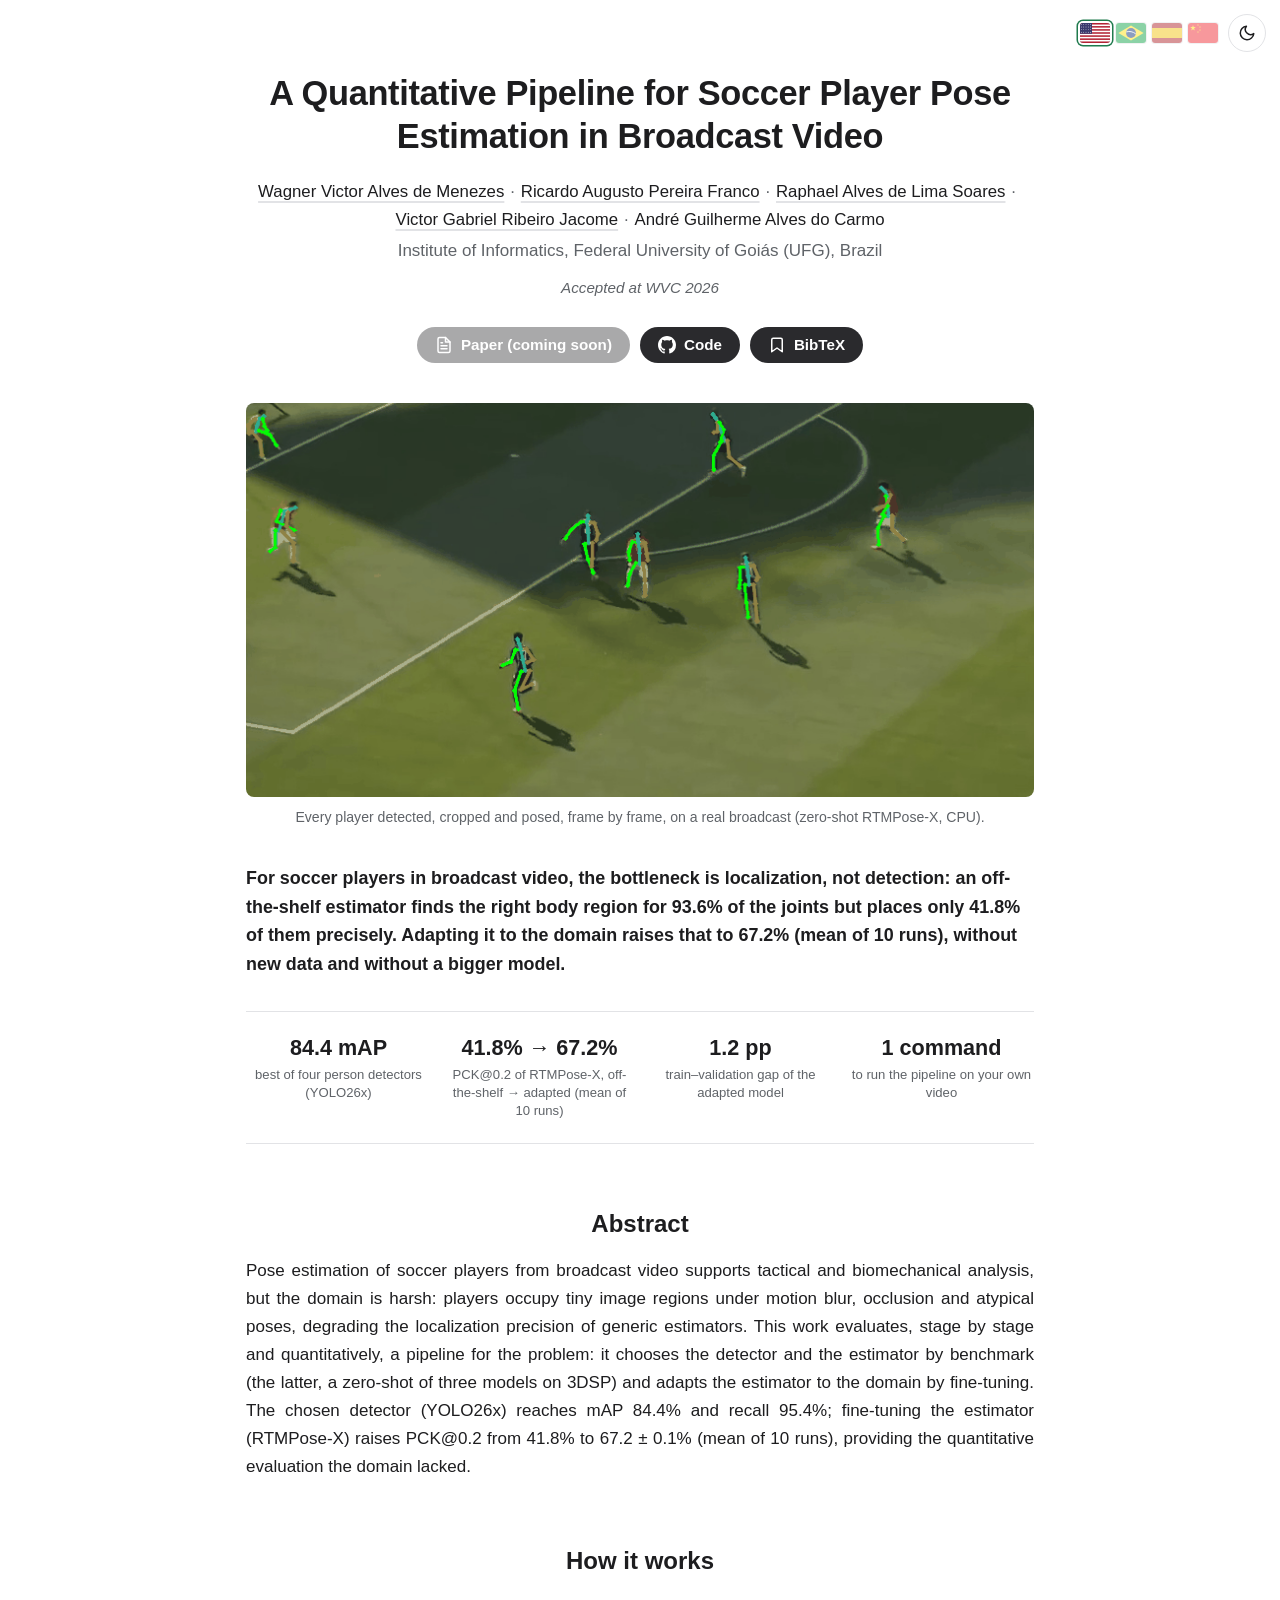
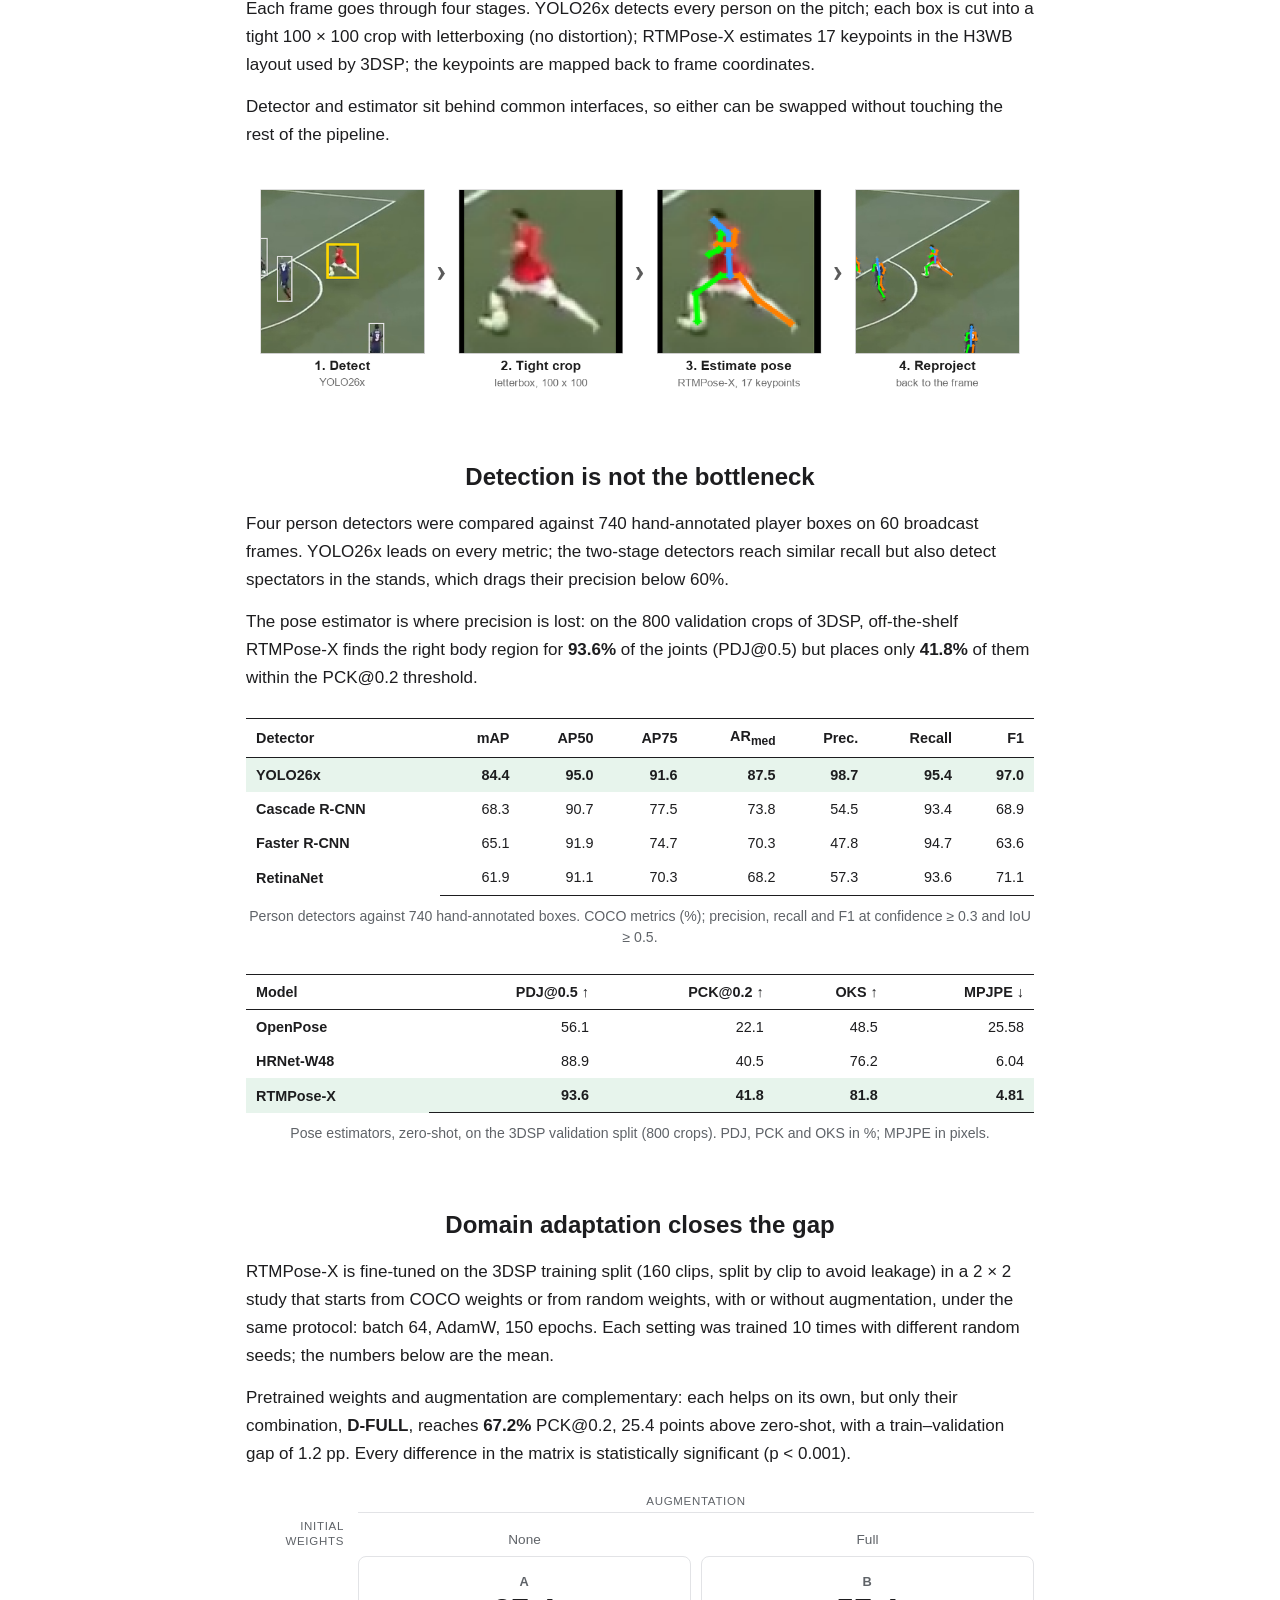
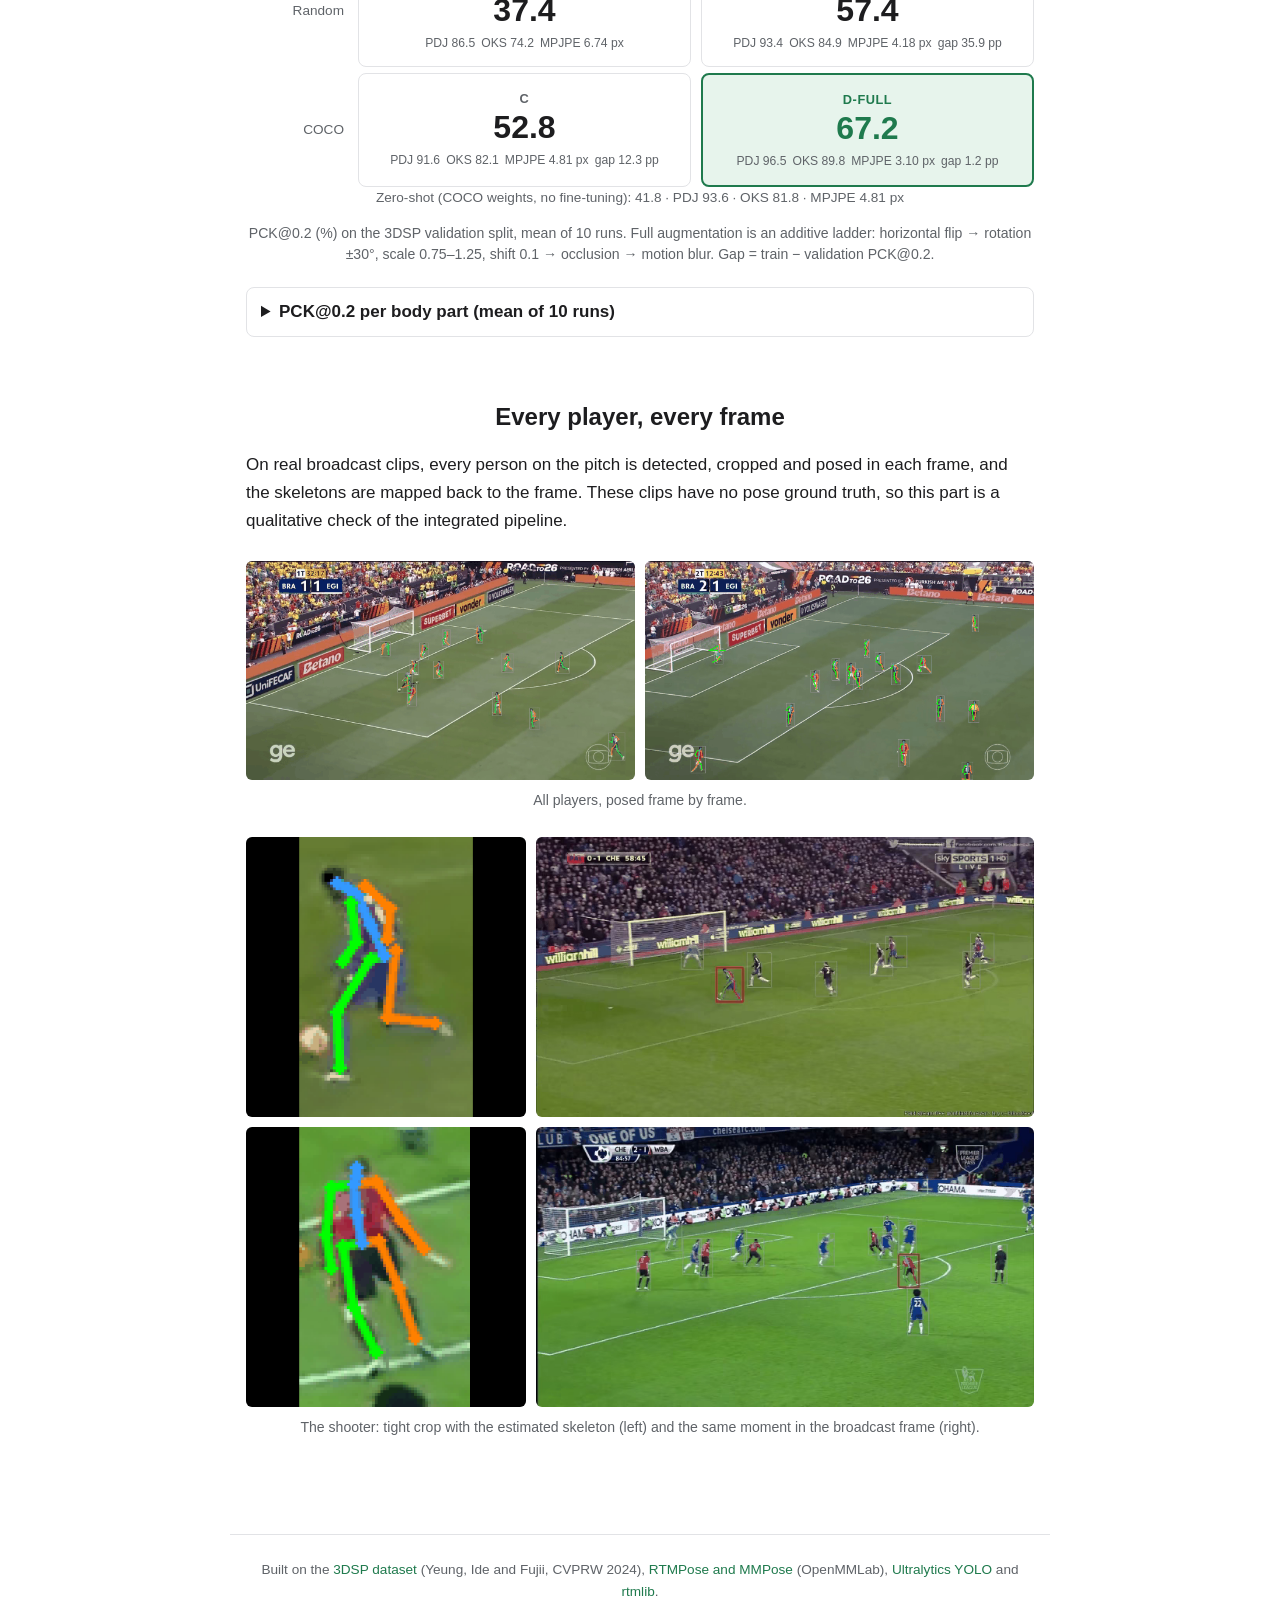
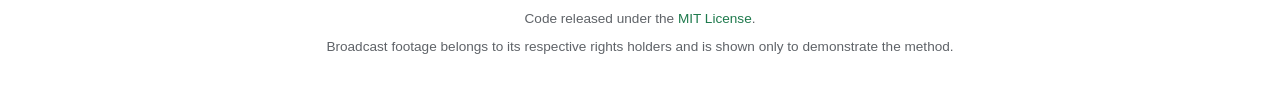
<file: docs/index.html>
<!doctype html>
<html lang="en">
<head>
  <meta charset="utf-8">
  <meta name="viewport" content="width=device-width, initial-scale=1">
  <title>A Quantitative Pipeline for Soccer Player Pose Estimation in Broadcast Video</title>
  <meta name="description" content="Detector selection, estimator benchmark and domain adaptation for soccer player pose estimation in broadcast video, with every stage chosen by experiment. Accepted at WVC 2026.">
  <meta name="color-scheme" content="light dark">

  <!-- Open Graph / Twitter: static on purpose (link-preview crawlers do not run JavaScript). -->
  <meta property="og:type" content="website">
  <meta property="og:site_name" content="soccer-broadcast-pose">
  <meta property="og:url" content="https://wagnervic.github.io/soccer-broadcast-pose/">
  <meta property="og:title" content="A Quantitative Pipeline for Soccer Player Pose Estimation in Broadcast Video">
  <meta property="og:description" content="The bottleneck is localization, not detection: domain adaptation raises PCK@0.2 of RTMPose-X from 41.8% to 67.2% on broadcast soccer. Accepted at WVC 2026.">
  <meta property="og:image" content="https://wagnervic.github.io/soccer-broadcast-pose/static/images/og-preview.jpg">
  <meta property="og:image:width" content="1200">
  <meta property="og:image:height" content="630">
  <meta property="og:image:alt" content="Soccer players on a broadcast pitch, each overlaid with an estimated colored skeleton.">
  <meta name="twitter:card" content="summary_large_image">
  <meta name="twitter:title" content="A Quantitative Pipeline for Soccer Player Pose Estimation in Broadcast Video">
  <meta name="twitter:description" content="The bottleneck is localization, not detection: domain adaptation raises PCK@0.2 of RTMPose-X from 41.8% to 67.2% on broadcast soccer. Accepted at WVC 2026.">
  <meta name="twitter:image" content="https://wagnervic.github.io/soccer-broadcast-pose/static/images/og-preview.jpg">
  <meta name="twitter:image:alt" content="Soccer players on a broadcast pitch, each overlaid with an estimated colored skeleton.">

  <link rel="icon" href="data:image/svg+xml,%3Csvg xmlns='http://www.w3.org/2000/svg' viewBox='0 0 32 32'%3E%3Ccircle cx='16' cy='16' r='14' fill='%231f7a4d'/%3E%3Ccircle cx='16' cy='9' r='3' fill='white'/%3E%3Cpath d='M16 12v9M10 15h12M16 21l-4 6M16 21l4 6' stroke='white' stroke-width='2.4' stroke-linecap='round'/%3E%3C/svg%3E">
  <link rel="stylesheet" href="static/css/style.css">
  <script>
    try {
      var t = localStorage.getItem("theme");
      if (t === "light" || t === "dark") document.documentElement.setAttribute("data-theme", t);
    } catch (e) {}
  </script>
  <script src="static/js/main.js" defer></script>
</head>
<body>
  <div class="top-controls">
    <div class="langs" id="langs" role="group" aria-label="Language"></div>
    <button class="theme-toggle" id="theme-toggle" type="button" aria-label="Switch between light and dark mode"></button>
  </div>

  <main class="page">
    <header class="intro">
      <h1 id="title">A Quantitative Pipeline for Soccer Player Pose Estimation in Broadcast Video</h1>
      <p class="authors" id="authors"></p>
      <p class="affiliation" id="affiliation"></p>
      <p class="status" id="status" hidden></p>
      <nav class="buttons" id="buttons" aria-label="Paper, code and citation"></nav>
      <div class="bibtex" id="bibtex" hidden>
        <div class="bibtex-head">
          <span id="bibtex-note"></span>
          <button class="copy" id="bibtex-copy" type="button">Copy</button>
        </div>
        <pre><code id="bibtex-code"></code></pre>
      </div>
    </header>

    <figure class="hero" id="hero"></figure>

    <p class="tldr" id="tldr"></p>
    <ul class="highlights" id="highlights"></ul>

    <section class="block" id="abstract-section" aria-labelledby="abstract-title">
      <h2 id="abstract-title">Abstract</h2>
      <p class="abstract" id="abstract"></p>
    </section>

    <section class="block" id="pipeline"></section>
    <section class="block" id="detection"></section>
    <section class="block" id="adaptation"></section>
    <section class="block" id="gallery"></section>

    <p class="load-error" id="load-error" hidden>
      The page content (<code>static/data/paper.json</code>) could not be loaded. If you opened this
      file straight from disk, serve the folder over HTTP instead:
      <code>cd docs &amp;&amp; python -m http.server 8000</code>, then open
      <code>http://localhost:8000</code>.
    </p>
    <noscript><p class="load-error">This page renders its content with JavaScript from <code>static/data/paper.json</code>.</p></noscript>
  </main>

  <footer class="footer" id="footer"></footer>
</body>
</html>
</file>
<file: docs/static/css/style.css>
/* Project page: single centered column, in the spirit of react-lm.github.io. */

:root {
  --bg: #ffffff;
  --fg: #1d1d1f;
  --muted: #5f6368;
  --border: #e2e3e6;
  --surface: #f5f6f7;
  --accent: #1f7a4d;
  --accent-soft: #e7f4ec;
  --btn-bg: #2a2a2d;
  --btn-fg: #ffffff;
  --todo-bg: #fff1b8;
  --todo-fg: #6b4e00;
  --radius: 8px;
  --column: 820px;
  color-scheme: light;
}

@media (prefers-color-scheme: dark) {
  :root:not([data-theme="light"]) {
    --bg: #121316;
    --fg: #e7e8ea;
    --muted: #a2a6ad;
    --border: #2b2d33;
    --surface: #1a1c20;
    --accent: #5ccb92;
    --accent-soft: #15291f;
    --btn-bg: #e7e8ea;
    --btn-fg: #121316;
    --todo-bg: #4a3a00;
    --todo-fg: #ffe28a;
    color-scheme: dark;
  }
}

:root[data-theme="dark"] {
  --bg: #121316;
  --fg: #e7e8ea;
  --muted: #a2a6ad;
  --border: #2b2d33;
  --surface: #1a1c20;
  --accent: #5ccb92;
  --accent-soft: #15291f;
  --btn-bg: #e7e8ea;
  --btn-fg: #121316;
  --todo-bg: #4a3a00;
  --todo-fg: #ffe28a;
  color-scheme: dark;
}

*,
*::before,
*::after { box-sizing: border-box; }

html { -webkit-text-size-adjust: 100%; }

body {
  margin: 0;
  background: var(--bg);
  color: var(--fg);
  font-family: -apple-system, BlinkMacSystemFont, "Segoe UI", Roboto, "Helvetica Neue", Arial, sans-serif;
  font-size: 17px;
  line-height: 1.65;
  overflow-wrap: break-word;
}

:lang(zh) body,
body:lang(zh) {
  font-family: -apple-system, BlinkMacSystemFont, "Segoe UI", "PingFang SC", "Hiragino Sans GB", "Microsoft YaHei",
    "Noto Sans CJK SC", "Noto Sans SC", "Source Han Sans SC", Roboto, "Helvetica Neue", Arial, sans-serif;
}

a { color: var(--accent); text-decoration: none; }
a:hover { text-decoration: underline; }

img,
video { display: block; max-width: 100%; height: auto; }

code,
pre { font-family: ui-monospace, SFMono-Regular, Menlo, Consolas, "Liberation Mono", monospace; }

.page {
  max-width: var(--column);
  margin: 0 auto;
  padding: 72px 16px 24px;
}

.muted { color: var(--muted); font-weight: 400; }

.todo {
  background: var(--todo-bg);
  color: var(--todo-fg);
  border-radius: 4px;
  padding: 0 4px;
}

/* ---------- header ---------- */

.intro { text-align: center; }

h1 {
  margin: 0 0 20px;
  font-size: 2.15rem;
  line-height: 1.25;
  font-weight: 700;
  letter-spacing: -0.01em;
}

.authors {
  margin: 0 0 4px;
  font-size: 1.05rem;
}
.authors .author { white-space: nowrap; }
.authors a.author {
  color: var(--fg);
  text-decoration: underline;
  text-decoration-color: var(--border);
  text-decoration-thickness: 1.5px;
  text-underline-offset: 4px;
}
.authors a.author:hover { color: var(--accent); text-decoration-color: var(--accent); }
.authors .sep { color: var(--muted); padding: 0 0.35em; }

.affiliation { margin: 0; color: var(--muted); }

.status {
  margin: 10px 0 0;
  color: var(--muted);
  font-size: 0.95rem;
  font-style: italic;
}

:lang(zh) .status { font-style: normal; }

.buttons {
  display: flex;
  flex-wrap: wrap;
  justify-content: center;
  gap: 10px;
  margin: 26px 0 0;
}

.btn {
  display: inline-flex;
  align-items: center;
  gap: 8px;
  padding: 9px 18px;
  border: 0;
  border-radius: 999px;
  background: var(--btn-bg);
  color: var(--btn-fg);
  font: inherit;
  font-size: 0.95rem;
  font-weight: 600;
  line-height: 1.2;
  cursor: pointer;
}
.btn:hover { text-decoration: none; opacity: 0.88; }
.btn:focus-visible,
.copy:focus-visible,
.theme-toggle:focus-visible,
summary:focus-visible { outline: 2px solid var(--accent); outline-offset: 3px; }
.btn svg { width: 18px; height: 18px; flex: none; }
.btn.is-disabled { opacity: 0.4; cursor: not-allowed; }
.btn.is-disabled:hover { opacity: 0.4; }

.bibtex {
  margin: 20px 0 0;
  text-align: left;
  border: 1px solid var(--border);
  border-radius: var(--radius);
  background: var(--surface);
}
.bibtex-head {
  display: flex;
  align-items: center;
  justify-content: space-between;
  gap: 12px;
  padding: 10px 14px;
  border-bottom: 1px solid var(--border);
  color: var(--muted);
  font-size: 0.85rem;
  line-height: 1.4;
}
.bibtex pre {
  margin: 0;
  padding: 14px;
  overflow-x: auto;
  font-size: 0.82rem;
  line-height: 1.55;
}
.copy {
  flex: none;
  padding: 5px 12px;
  border: 1px solid var(--border);
  border-radius: 999px;
  background: var(--bg);
  color: var(--fg);
  font: inherit;
  font-size: 0.82rem;
  cursor: pointer;
}

/* ---------- hero, tl;dr, highlights ---------- */

.hero { margin: 40px 0 0; }
.hero img { width: 100%; border-radius: var(--radius); }

figcaption {
  margin-top: 10px;
  color: var(--muted);
  font-size: 0.88rem;
  line-height: 1.5;
  text-align: center;
}

.tldr {
  margin: 36px 0 0;
  font-size: 1.12rem;
  font-weight: 700;
  line-height: 1.6;
}

.highlights {
  display: grid;
  grid-template-columns: repeat(4, 1fr);
  gap: 16px;
  margin: 32px 0 0;
  padding: 22px 0;
  list-style: none;
  border-top: 1px solid var(--border);
  border-bottom: 1px solid var(--border);
  text-align: center;
}
.highlights .value {
  display: block;
  font-size: 1.35rem;
  font-weight: 700;
  line-height: 1.3;
  white-space: nowrap;
}
.highlights .label {
  display: block;
  margin-top: 4px;
  color: var(--muted);
  font-size: 0.82rem;
  line-height: 1.4;
}

/* ---------- sections ---------- */

.block { margin: 64px 0 0; }

h2 {
  margin: 0 0 18px;
  font-size: 1.5rem;
  line-height: 1.3;
  font-weight: 700;
  text-align: center;
}

.block p { margin: 0 0 14px; }
.abstract { text-align: justify; hyphens: auto; }

.figure { margin: 26px 0 0; }
.figure img { width: 100%; border-radius: var(--radius); }

/* ---------- tables ---------- */

.table-figure { margin: 26px 0 0; }
.table-wrap { overflow-x: auto; }

table {
  width: 100%;
  border-collapse: collapse;
  font-size: 0.9rem;
  font-variant-numeric: tabular-nums;
  line-height: 1.4;
}
thead th {
  border-top: 1.5px solid var(--fg);
  border-bottom: 1px solid var(--fg);
  font-weight: 600;
}
tbody tr:last-child td { border-bottom: 1.5px solid var(--fg); }
th,
td {
  padding: 7px 10px;
  text-align: right;
  white-space: nowrap;
}
th:first-child,
td:first-child { text-align: left; }
tr.best > * { background: var(--accent-soft); font-weight: 700; }
td.best-col,
th.best-col { font-weight: 700; }
th .muted { font-size: 0.8em; }

/* ---------- 2x2 matrix ---------- */

.matrix {
  display: grid;
  grid-template-columns: auto 1fr 1fr;
  gap: 6px 10px;
  margin: 26px 0 0;
}
.matrix .axis {
  align-self: end;
  color: var(--muted);
  font-size: 0.85rem;
  line-height: 1.35;
  text-align: center;
}
.matrix .axis small { display: block; font-size: 0.72rem; text-transform: uppercase; letter-spacing: 0.06em; }
.matrix .axis.span { grid-column: 2 / 4; padding-bottom: 2px; border-bottom: 1px solid var(--border); }
.matrix .axis.corner { text-align: right; padding-right: 4px; max-width: 7.5em; }
.matrix .axis.row { align-self: center; text-align: right; padding-right: 4px; }
.cell {
  padding: 14px 12px;
  border: 1px solid var(--border);
  border-radius: var(--radius);
  text-align: center;
}
.cell .id { color: var(--muted); font-size: 0.8rem; font-weight: 600; letter-spacing: 0.04em; }
.cell .pck { font-size: 2rem; font-weight: 700; line-height: 1.15; font-variant-numeric: tabular-nums; }
.cell .meta { margin-top: 6px; color: var(--muted); font-size: 0.76rem; line-height: 1.45; }
.cell .meta span { display: inline-block; padding: 0 3px; }
.cell.best { border: 2px solid var(--accent); background: var(--accent-soft); }
.cell.best .id,
.cell.best .pck { color: var(--accent); }
.reference {
  margin: 16px 0 0;
  color: var(--muted);
  font-size: 0.85rem;
  text-align: center;
}

details.more {
  margin: 22px 0 0;
  border: 1px solid var(--border);
  border-radius: var(--radius);
}
details.more summary {
  padding: 10px 14px;
  font-weight: 600;
  cursor: pointer;
}
details.more[open] summary { border-bottom: 1px solid var(--border); }
details.more .table-figure { margin: 0; padding: 12px 14px 4px; }

/* ---------- gallery ---------- */

.gallery-group { margin: 26px 0 0; }
.gallery-group .grid { display: grid; gap: 10px; }
.gallery-group.pair .grid { grid-template-columns: 1fr 1fr; }
.gallery-group.crop-frame .grid { grid-template-columns: 1fr 1.7778fr; }
.gallery-group img,
.gallery-group video { width: 100%; border-radius: 6px; background: var(--surface); }

/* ---------- footer ---------- */

.footer {
  max-width: var(--column);
  margin: 72px auto 0;
  padding: 24px 16px 48px;
  border-top: 1px solid var(--border);
  color: var(--muted);
  font-size: 0.85rem;
  line-height: 1.6;
  text-align: center;
}
.footer p { margin: 0 0 6px; }

.load-error {
  margin: 40px 0 0;
  padding: 14px 16px;
  border-radius: var(--radius);
  background: var(--todo-bg);
  color: var(--todo-fg);
}

/* ---------- language flags and theme toggle ---------- */

.top-controls {
  position: absolute;
  top: 14px;
  right: 14px;
  z-index: 10;
  display: flex;
  align-items: center;
  gap: 10px;
}

.langs { display: flex; align-items: center; gap: 6px; }
.flag {
  display: block;
  width: 30px;
  height: 20px;
  padding: 0;
  border: 0;
  border-radius: 3px;
  overflow: hidden;
  background: none;
  box-shadow: 0 0 0 1px var(--border);
  opacity: 0.45;
  cursor: pointer;
  transition: opacity 0.15s, transform 0.15s;
}
.flag svg { display: block; width: 100%; height: 100%; }
.flag:hover { opacity: 0.85; }
.flag[aria-pressed="true"] {
  opacity: 1;
  box-shadow: 0 0 0 2px var(--bg), 0 0 0 3.5px var(--accent);
}
.flag:focus-visible { outline: 2px solid var(--accent); outline-offset: 3px; }

.theme-toggle {
  display: grid;
  place-items: center;
  width: 38px;
  height: 38px;
  padding: 0;
  border: 1px solid var(--border);
  border-radius: 999px;
  background: var(--bg);
  color: var(--fg);
  cursor: pointer;
}
.theme-toggle svg { width: 18px; height: 18px; }

/* ---------- small screens ---------- */

@media (max-width: 640px) {
  body { font-size: 16px; }
  .page { padding-top: 64px; }
  h1 { font-size: 1.55rem; }
  .authors { font-size: 0.98rem; }
  .highlights { grid-template-columns: 1fr 1fr; row-gap: 22px; }
  .highlights .value { font-size: 1.2rem; }
  .block { margin-top: 52px; }
  h2 { font-size: 1.3rem; }
  .abstract { text-align: left; }
  table { font-size: 0.82rem; }
  th,
  td { padding: 6px 6px; }
  thead th { white-space: normal; vertical-align: bottom; }
  .optional { display: none; }
  .cell { padding: 10px 6px; }
  .cell .pck { font-size: 1.6rem; }
  .gallery-group.pair .grid { grid-template-columns: 1fr; }
}

@media (prefers-reduced-motion: reduce) {
  * { scroll-behavior: auto !important; }
}
</file>
